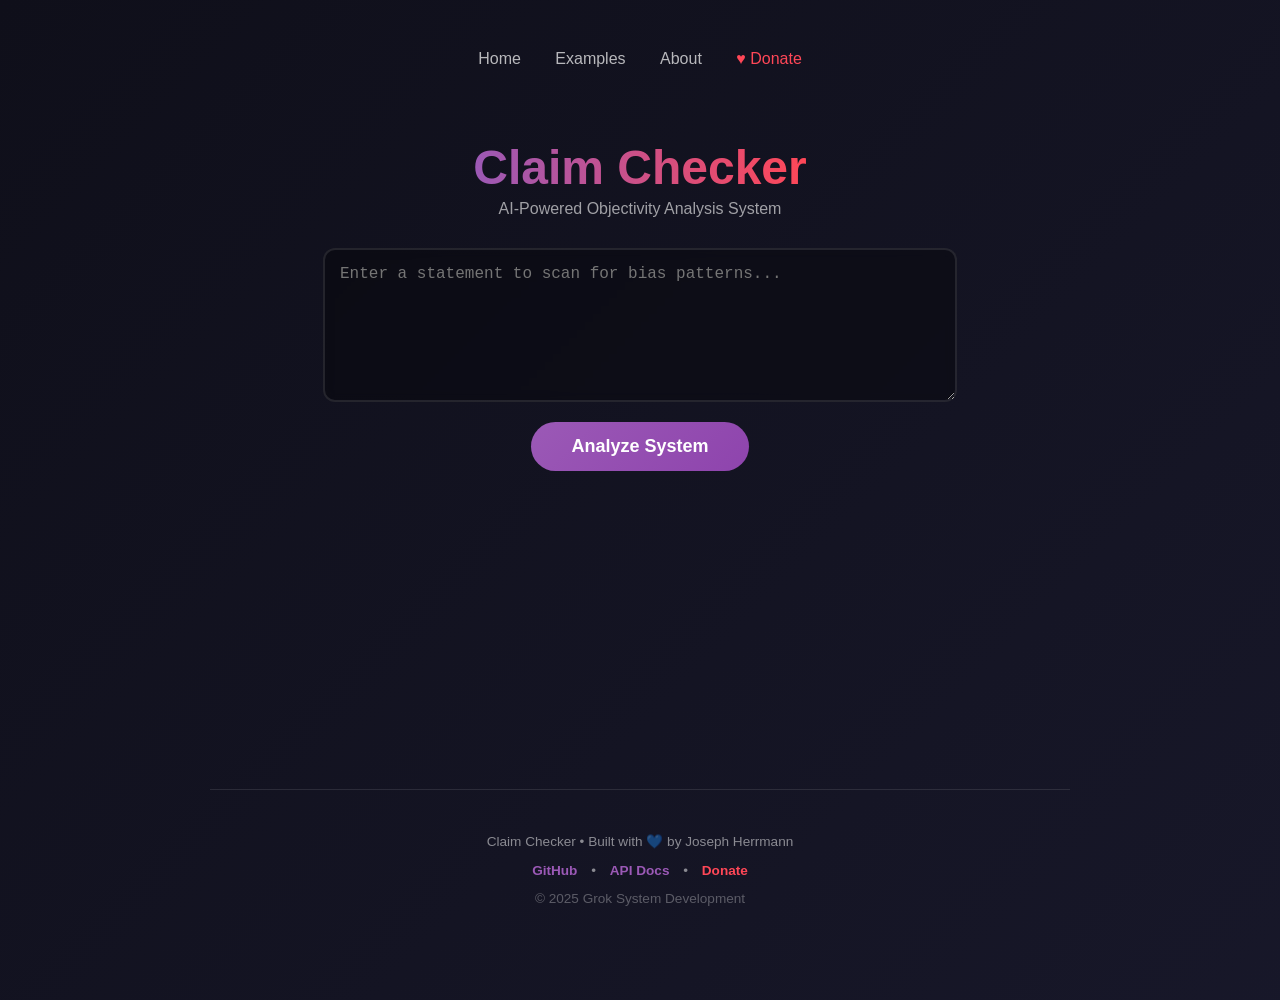
<file: ui/templates/index.html>
<!DOCTYPE html>
<html lang="en">
<head>
    <meta charset="UTF-8">
    <meta name="viewport" content="width=device-width, initial-scale=1.0">
    <title>Claim Checker</title>
    <style>
        /* --- 1. DEEP SPACE ANIMATION --- */
        body {
            font-family: 'Segoe UI', Roboto, Helvetica, Arial, sans-serif;
            color: #e0e0e0;
            display: flex;
            flex-direction: column;
            align-items: center;
            padding: 50px;
            margin: 0;
            min-height: 100vh;
            background: linear-gradient(-45deg, #1e1e2f, #2c2c3e, #1a1a2e, #0f0f1a);
            background-size: 400% 400%;
            animation: gradientBG 15s ease infinite;
        }

        @keyframes gradientBG {
            0% { background-position: 0% 50%; }
            50% { background-position: 100% 50%; }
            100% { background-position: 0% 50%; }
        }

        h1 { 
            font-size: 3em; 
            margin-bottom: 10px; 
            background: linear-gradient(to right, #9b59b6, #ff4757);
            -webkit-background-clip: text;
            -webkit-text-fill-color: transparent;
            font-weight: 800;
        }

        /* --- INPUTS & BUTTONS --- */
        textarea {
            width: 100%;
            max-width: 600px;
            height: 120px;
            padding: 15px;
            border-radius: 12px;
            border: 2px solid rgba(255,255,255,0.1);
            background: rgba(0,0,0,0.3);
            backdrop-filter: blur(5px);
            color: white;
            font-size: 16px;
            margin-bottom: 20px;
            outline: none;
            transition: all 0.3s;
        }
        textarea:focus { border-color: #9b59b6; box-shadow: 0 0 15px rgba(155, 89, 182, 0.3); }

        button {
            background: linear-gradient(135deg, #9b59b6, #8e44ad);
            color: white;
            padding: 14px 40px;
            border: none;
            border-radius: 30px;
            cursor: pointer;
            font-size: 18px;
            font-weight: bold;
            transition: transform 0.2s, box-shadow 0.2s;
        }
        button:hover { transform: translateY(-3px); box-shadow: 0 8px 20px rgba(155, 89, 182, 0.5); }
        button:disabled { background: #555; cursor: not-allowed; transform: none; box-shadow: none; }

        /* --- RESULT CARDS --- */
        #result { opacity: 0; transition: opacity 0.5s; margin-top: 30px; max-width: 600px; width: 100%; }
        
        .result-card {
            background: rgba(255, 255, 255, 0.05);
            backdrop-filter: blur(10px);
            border: 1px solid rgba(255,255,255,0.1);
            padding: 30px;
            border-radius: 20px;
            box-shadow: 0 10px 30px rgba(0,0,0,0.3);
        }

        .meter-container { width: 100%; background: rgba(255,255,255,0.1); height: 12px; border-radius: 6px; margin-top: 8px; overflow: hidden; }
        .meter-fill { height: 100%; width: 0%; transition: width 1.5s cubic-bezier(0.22, 1, 0.36, 1); border-radius: 6px; }

        /* --- NEW: SOURCE BADGE --- */
        .source-badge {
            float: right;
            background: rgba(255,255,255,0.1);
            border: 1px solid rgba(255,255,255,0.2);
            padding: 5px 12px;
            border-radius: 15px;
            font-size: 0.75em;
            color: #ccc;
            text-transform: uppercase;
            letter-spacing: 0.5px;
        }

        /* --- NEW: HISTORY LOG --- */
        #historySection {
            width: 100%;
            max-width: 600px;
            margin-top: 60px;
            display: none;
        }
        .history-item {
            background: rgba(0,0,0,0.2);
            padding: 15px;
            border-radius: 8px;
            margin-bottom: 10px;
            border-left: 4px solid #555;
            font-size: 0.9em;
            display: flex;
            justify-content: space-between;
            align-items: center;
            transition: background 0.2s;
        }
        .history-item:hover { background: rgba(0,0,0,0.3); }
        .history-item.factual { border-left-color: #2ed573; }
        .history-item.biased { border-left-color: #ff4757; }
        .history-item.opinion { border-left-color: #ffa502; }

        /* --- NAVIGATION --- */
        nav { margin-bottom: 40px; }
        nav a { color: rgba(255,255,255,0.7); margin: 0 15px; text-decoration: none; font-weight: 500; transition: color 0.2s; }
        nav a:hover { color: #9b59b6; }
    </style>
</head>
<body>

    <nav>
        <a href="/">Home</a>
        <a href="/examples">Examples</a>
        <a href="/about">About</a>
        <a href="/donate" style="color: #ff4757;">♥ Donate</a>
    </nav>

    <h1>Claim Checker</h1>
    <p style="color: rgba(255,255,255,0.6); margin-top: -5px; margin-bottom: 30px;">AI-Powered Objectivity Analysis System</p>
    
    <textarea id="inputText" placeholder="Enter a statement to scan for bias patterns..."></textarea>
    <button id="analyzeBtn" onclick="startAnalysis()">Analyze System</button>
    
    <div id="statusText" style="margin-top:15px; font-family:monospace; color:#9b59b6; height:20px;"></div>
    
    <div id="result"></div>

    <div id="historySection">
        <h4 style="color: #666; text-transform: uppercase; border-bottom: 1px solid #444; padding-bottom: 10px; margin-bottom: 15px;">Session History</h4>
        <div id="historyList"></div>
    </div>

    <div style="flex-grow: 1;"></div>

    <footer style="margin-top: 80px; padding: 30px; text-align: center; color: rgba(255,255,255,0.5); font-size: 0.85em; border-top: 1px solid rgba(255,255,255,0.1); width: 100%; max-width: 800px;">
        <p style="margin-bottom: 10px;">Claim Checker • Built with 💙 by Joseph Herrmann</p>
        <p style="margin-bottom: 10px;">
            <a href="https://github.com/thenecronwolf-blip/Claim-Checker" style="color: #9b59b6; text-decoration: none; font-weight: bold; margin: 0 10px;">GitHub</a> • 
            <a href="/docs" style="color: #9b59b6; text-decoration: none; font-weight: bold; margin: 0 10px;">API Docs</a> • 
            <a href="/donate" style="color: #ff4757; text-decoration: none; font-weight: bold; margin: 0 10px;">Donate</a>
        </p>
        <p style="opacity: 0.6;">© 2025 Grok System Development</p>
    </footer>

    <script>
        async function startAnalysis() {
            const text = document.getElementById('inputText').value.trim();
            const resultDiv = document.getElementById('result');
            const status = document.getElementById('statusText');
            const btn = document.getElementById('analyzeBtn');

            if (!text) { alert("Please input data."); return; }

            // UI Reset
            resultDiv.style.opacity = "0";
            btn.disabled = true;
            btn.textContent = "Processing...";
            
            // Animation Steps (The "Thinking" Effect)
            const steps = ["Parsing syntax...", "Identifying source type...", "Measuring subjectivity...", "Generating report..."];
            for (let i = 0; i < steps.length; i++) {
                status.innerText = steps[i];
                await new Promise(r => setTimeout(r, 350));
            }
            status.innerText = "";

            try {
                const response = await fetch('/analyze', {
                    method: 'POST',
                    headers: { 'Content-Type': 'application/json' },
                    body: JSON.stringify({ text: text })
                });
                
                const rawText = await response.text();
                let data;
                try { data = JSON.parse(rawText); } 
                catch (e) { throw new Error("Server Response Error"); }

                if (!response.ok) throw new Error(data.error || "Unknown Error");

                const res = data.result;
                const biasColor = res.bias_score > 0.6 ? '#ff4757' : res.bias_score > 0.3 ? '#ffa502' : '#2ed573';
                
                // RENDER RESULT CARD
                resultDiv.innerHTML = `
                    <div class="result-card">
                        <div style="margin-bottom:20px; overflow:hidden;">
                            <h3 style="margin:0; float:left; color:white;">Analysis Report</h3>
                            <span class="source-badge">${res.source_type}</span>
                        </div>
                        
                        <div style="margin-bottom: 20px;">
                            <div style="display:flex; justify-content:space-between;">
                                <span>Bias Intensity</span>
                                <span style="color:${biasColor}; font-weight:bold;">${(res.bias_score * 100).toFixed(0)}%</span>
                            </div>
                            <div class="meter-container"><div id="biasMeter" class="meter-fill" style="background:${biasColor}"></div></div>
                        </div>

                        <div style="margin-bottom: 25px;">
                            <div style="display:flex; justify-content:space-between;">
                                <span>Confidence</span>
                                <span>${(res.confidence * 100).toFixed(0)}%</span>
                            </div>
                            <div class="meter-container"><div id="confMeter" class="meter-fill" style="background:linear-gradient(90deg, #9b59b6, #8e44ad)"></div></div>
                        </div>
                        
                        <div style="background: rgba(0,0,0,0.3); padding: 15px; border-radius: 10px;">
                            <strong style="color:#aaa; text-transform:uppercase; font-size:0.8em;">Verdict</strong>
                            <p id="typewriterText" style="margin: 5px 0 0 0; line-height: 1.6;"></p>
                        </div>
                    </div>
                `;
                resultDiv.style.opacity = "1";

                // ANIMATIONS
                setTimeout(() => {
                    document.getElementById('biasMeter').style.width = (res.bias_score * 100) + "%";
                    document.getElementById('confMeter').style.width = (res.confidence * 100) + "%";
                }, 100);

                // Typewriter Effect
                let charIndex = 0;
                const typeTarget = document.getElementById('typewriterText');
                const typeContent = res.verdict;
                typeTarget.innerHTML = ""; 
                function type() {
                    if (charIndex < typeContent.length) {
                        typeTarget.innerHTML += typeContent.charAt(charIndex);
                        charIndex++;
                        setTimeout(type, 15);
                    }
                }
                type();

                // Add to History
                addToHistory(text, res.label, res.verdict);

            } catch (err) {
                status.innerText = "Error: " + err.message;
            } finally {
                btn.disabled = false;
                btn.textContent = "Analyze System";
            }
        }

        function addToHistory(text, label, verdict) {
            const list = document.getElementById('historyList');
            const section = document.getElementById('historySection');
            section.style.display = "block";
            
            const preview = text.length > 50 ? text.substring(0, 50) + "..." : text;
            
            const item = document.createElement('div');
            item.className = `history-item ${label}`;
            item.innerHTML = `
                <span>${preview}</span>
                <span style="font-size:0.75em; opacity:0.7; font-weight:bold; letter-spacing:1px;">${label.toUpperCase()}</span>
            `;
            
            list.insertBefore(item, list.firstChild);
        }

        window.onload = function() {
            const pending = localStorage.getItem('pendingClaim');
            if (pending) {
                document.getElementById('inputText').value = pending;
                localStorage.removeItem('pendingClaim');
                startAnalysis();
            }
        }
    </script>
</body>
</html>
</file>
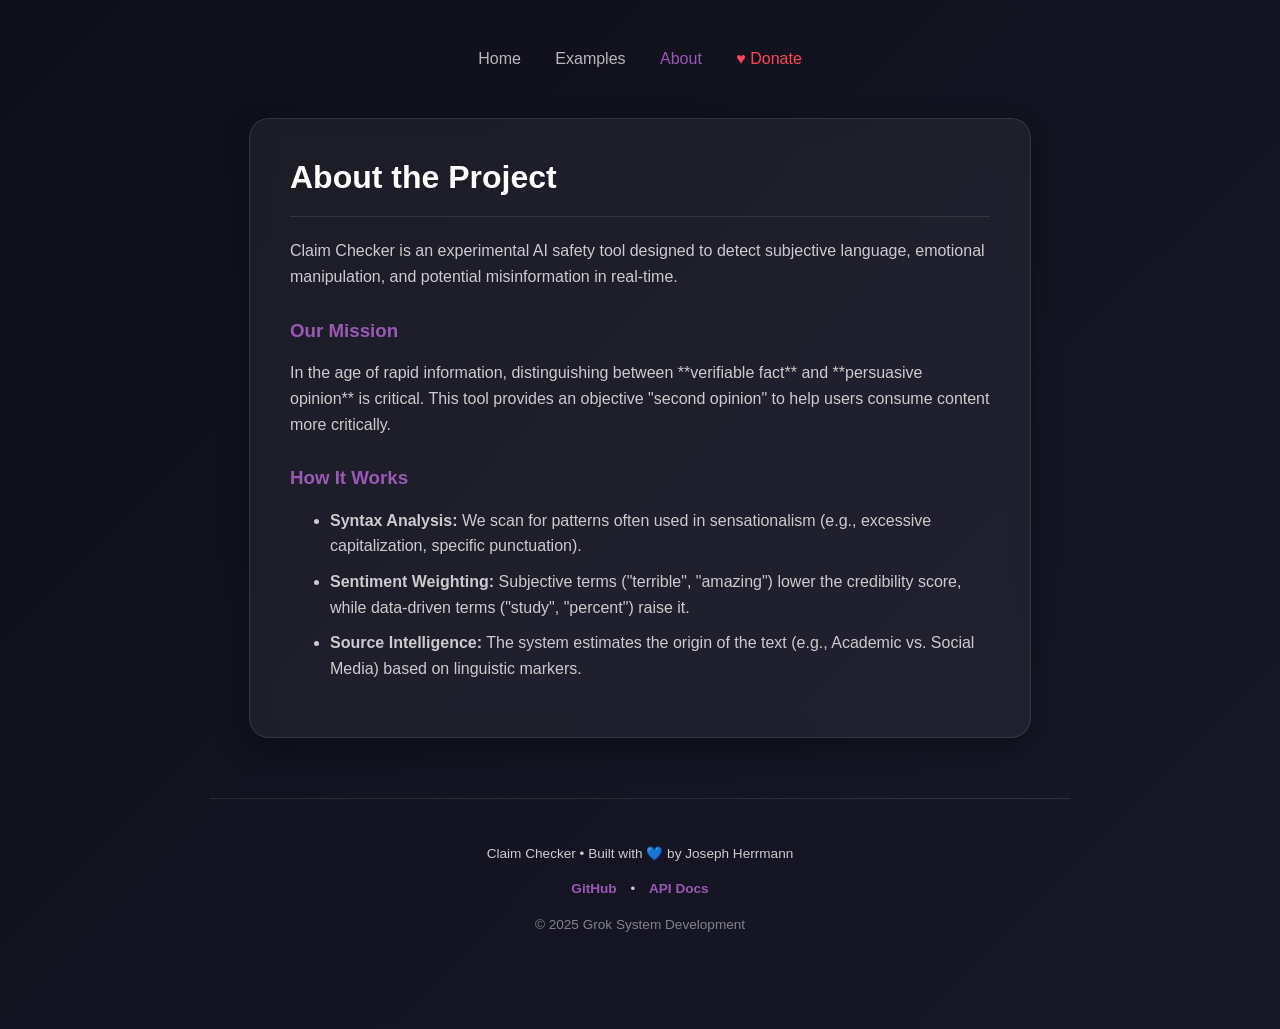
<file: ui/templates/about.html>
<!DOCTYPE html>
<html lang="en">
<head>
    <meta charset="UTF-8">
    <meta name="viewport" content="width=device-width, initial-scale=1.0">
    <title>About - Claim Checker</title>
    <style>
        body {
            font-family: 'Segoe UI', Roboto, Helvetica, Arial, sans-serif;
            color: #e0e0e0;
            display: flex;
            flex-direction: column;
            align-items: center;
            padding: 50px;
            margin: 0;
            min-height: 100vh;
            background: linear-gradient(-45deg, #1e1e2f, #2c2c3e, #1a1a2e, #0f0f1a);
            background-size: 400% 400%;
            animation: gradientBG 15s ease infinite;
        }
        @keyframes gradientBG { 0% { background-position: 0% 50%; } 50% { background-position: 100% 50%; } 100% { background-position: 0% 50%; } }

        nav { margin-bottom: 50px; }
        nav a { color: rgba(255,255,255,0.7); margin: 0 15px; text-decoration: none; font-weight: 500; transition: color 0.2s; }
        nav a:hover { color: #9b59b6; }

        .content-card {
            background: rgba(255, 255, 255, 0.05);
            backdrop-filter: blur(10px);
            border: 1px solid rgba(255,255,255,0.1);
            padding: 40px;
            border-radius: 20px;
            max-width: 700px;
            width: 100%;
            box-shadow: 0 10px 30px rgba(0,0,0,0.3);
        }

        h1 { margin-top: 0; color: white; border-bottom: 1px solid rgba(255,255,255,0.1); padding-bottom: 20px; }
        p { line-height: 1.6; color: #ccc; }
        h3 { color: #9b59b6; margin-top: 30px; }
        ul { color: #ccc; line-height: 1.6; }
        li { margin-bottom: 10px; }
    </style>
</head>
<body>

    <nav>
        <a href="/">Home</a>
        <a href="/examples">Examples</a>
        <a href="/about" style="color: #9b59b6;">About</a>
        <a href="/donate" style="color: #ff4757;">♥ Donate</a>
    </nav>

    <div class="content-card">
        <h1>About the Project</h1>
        <p>
            Claim Checker is an experimental AI safety tool designed to detect subjective language, emotional manipulation, and potential misinformation in real-time.
        </p>

        <h3>Our Mission</h3>
        <p>
            In the age of rapid information, distinguishing between **verifiable fact** and **persuasive opinion** is critical. This tool provides an objective "second opinion" to help users consume content more critically.
        </p>

        <h3>How It Works</h3>
        <ul>
            <li><strong>Syntax Analysis:</strong> We scan for patterns often used in sensationalism (e.g., excessive capitalization, specific punctuation).</li>
            <li><strong>Sentiment Weighting:</strong> Subjective terms ("terrible", "amazing") lower the credibility score, while data-driven terms ("study", "percent") raise it.</li>
            <li><strong>Source Intelligence:</strong> The system estimates the origin of the text (e.g., Academic vs. Social Media) based on linguistic markers.</li>
        </ul>
    </div>

    <div style="flex-grow: 1;"></div>
    
    <footer style="margin-top: 60px; padding: 30px; text-align: center; color: rgba(255,255,255,0.5); font-size: 0.85em; border-top: 1px solid rgba(255,255,255,0.1); width: 100%; max-width: 800px;">
        <p>Claim Checker • Built with 💙 by Joseph Herrmann</p>
        <p>
            <a href="https://github.com/thenecronwolf-blip/Claim-Checker" style="color: #9b59b6; text-decoration: none; font-weight: bold; margin: 0 10px;">GitHub</a> • 
            <a href="/docs" style="color: #9b59b6; text-decoration: none; font-weight: bold; margin: 0 10px;">API Docs</a>
        </p>
        <p style="opacity: 0.6;">© 2025 Grok System Development</p>
    </footer>
</body>
</html>
</file>
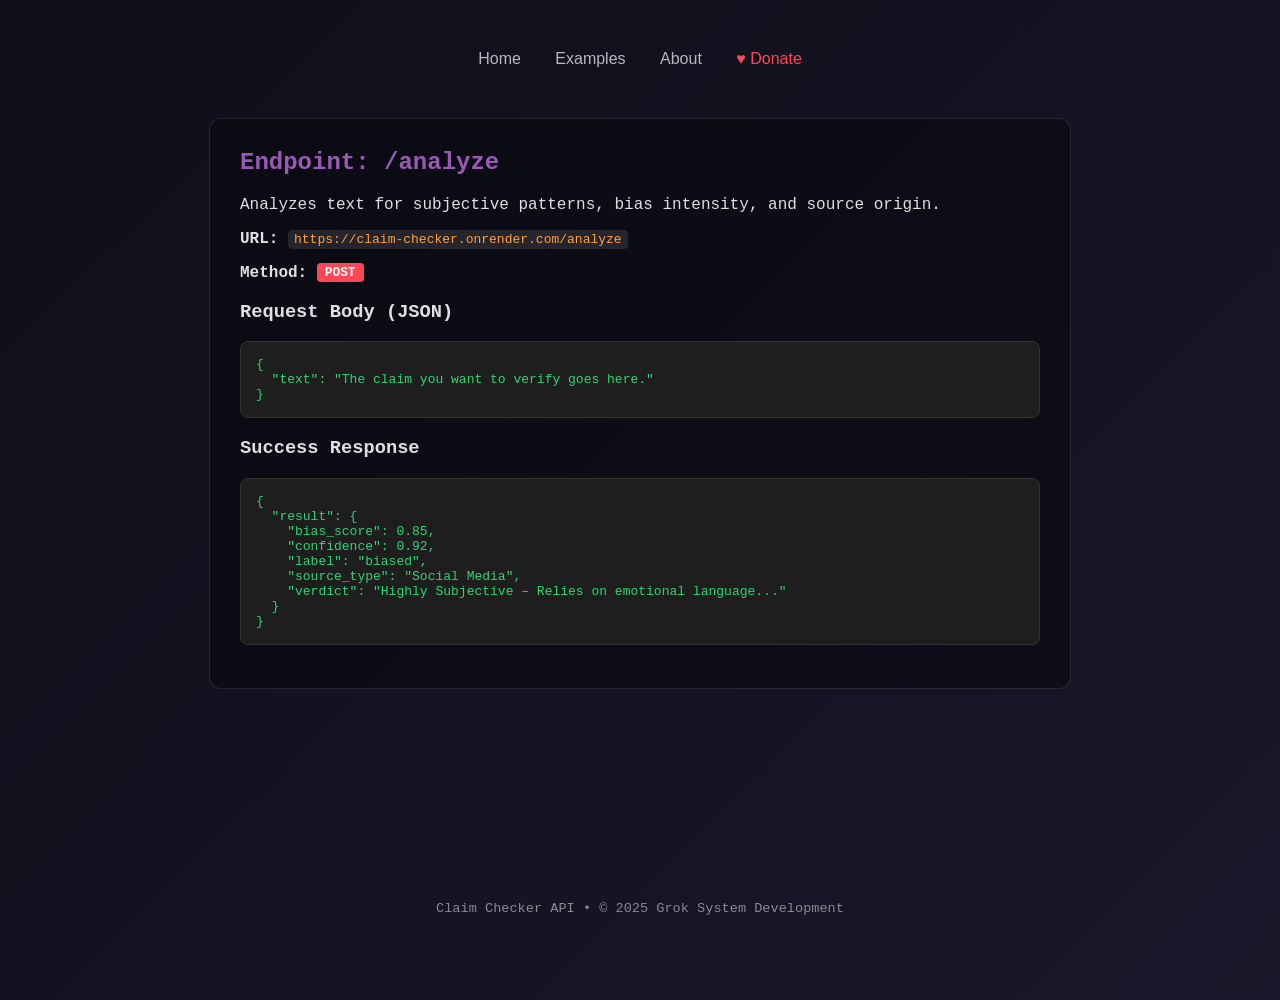
<file: ui/templates/docs.html>
<!DOCTYPE html>
<html lang="en">
<head>
    <meta charset="UTF-8">
    <meta name="viewport" content="width=device-width, initial-scale=1.0">
    <title>API Documentation - Claim Checker</title>
    <style>
        body {
            font-family: 'Segoe UI', monospace, sans-serif; /* Monospace font looks techy */
            color: #e0e0e0;
            display: flex;
            flex-direction: column;
            align-items: center;
            padding: 50px;
            margin: 0;
            min-height: 100vh;
            background: linear-gradient(-45deg, #1e1e2f, #2c2c3e, #1a1a2e, #0f0f1a);
            background-size: 400% 400%;
            animation: gradientBG 15s ease infinite;
        }
        @keyframes gradientBG { 0% { background-position: 0% 50%; } 50% { background-position: 100% 50%; } 100% { background-position: 0% 50%; } }

        nav { margin-bottom: 50px; font-family: 'Segoe UI', sans-serif; }
        nav a { color: rgba(255,255,255,0.7); margin: 0 15px; text-decoration: none; font-weight: 500; transition: color 0.2s; }
        nav a:hover { color: #9b59b6; }

        .doc-card {
            background: rgba(0, 0, 0, 0.3);
            border: 1px solid rgba(255,255,255,0.1);
            padding: 30px;
            border-radius: 12px;
            max-width: 800px;
            width: 100%;
            margin-bottom: 30px;
        }

        h2 { color: #9b59b6; margin-top: 0; }
        code { background: rgba(255,255,255,0.1); padding: 2px 6px; border-radius: 4px; color: #ff9f43; }
        pre { background: #1e1e1e; padding: 15px; border-radius: 8px; overflow-x: auto; border: 1px solid #333; color: #2ed573; }
        
        .method { background: #ff4757; color: white; padding: 2px 8px; border-radius: 4px; font-weight: bold; font-size: 0.8em; vertical-align: middle; }
    </style>
</head>
<body>

    <nav>
        <a href="/">Home</a>
        <a href="/examples">Examples</a>
        <a href="/about">About</a>
        <a href="/donate" style="color: #ff4757;">♥ Donate</a>
    </nav>

    <div class="doc-card">
        <h2>Endpoint: /analyze</h2>
        <p>Analyzes text for subjective patterns, bias intensity, and source origin.</p>
        
        <p><strong>URL:</strong> <code>https://claim-checker.onrender.com/analyze</code></p>
        <p><strong>Method:</strong> <span class="method">POST</span></p>
        
        <h3>Request Body (JSON)</h3>
        <pre>{
  "text": "The claim you want to verify goes here."
}</pre>

        <h3>Success Response</h3>
        <pre>{
  "result": {
    "bias_score": 0.85,
    "confidence": 0.92,
    "label": "biased",
    "source_type": "Social Media",
    "verdict": "Highly Subjective – Relies on emotional language..."
  }
}</pre>
    </div>

    <div style="flex-grow: 1;"></div>
    
    <footer style="margin-top: 60px; padding: 20px; text-align: center; color: rgba(255,255,255,0.5); font-size: 0.85em; width: 100%;">
        <p>Claim Checker API • © 2025 Grok System Development</p>
    </footer>
</body>
</html>
</file>
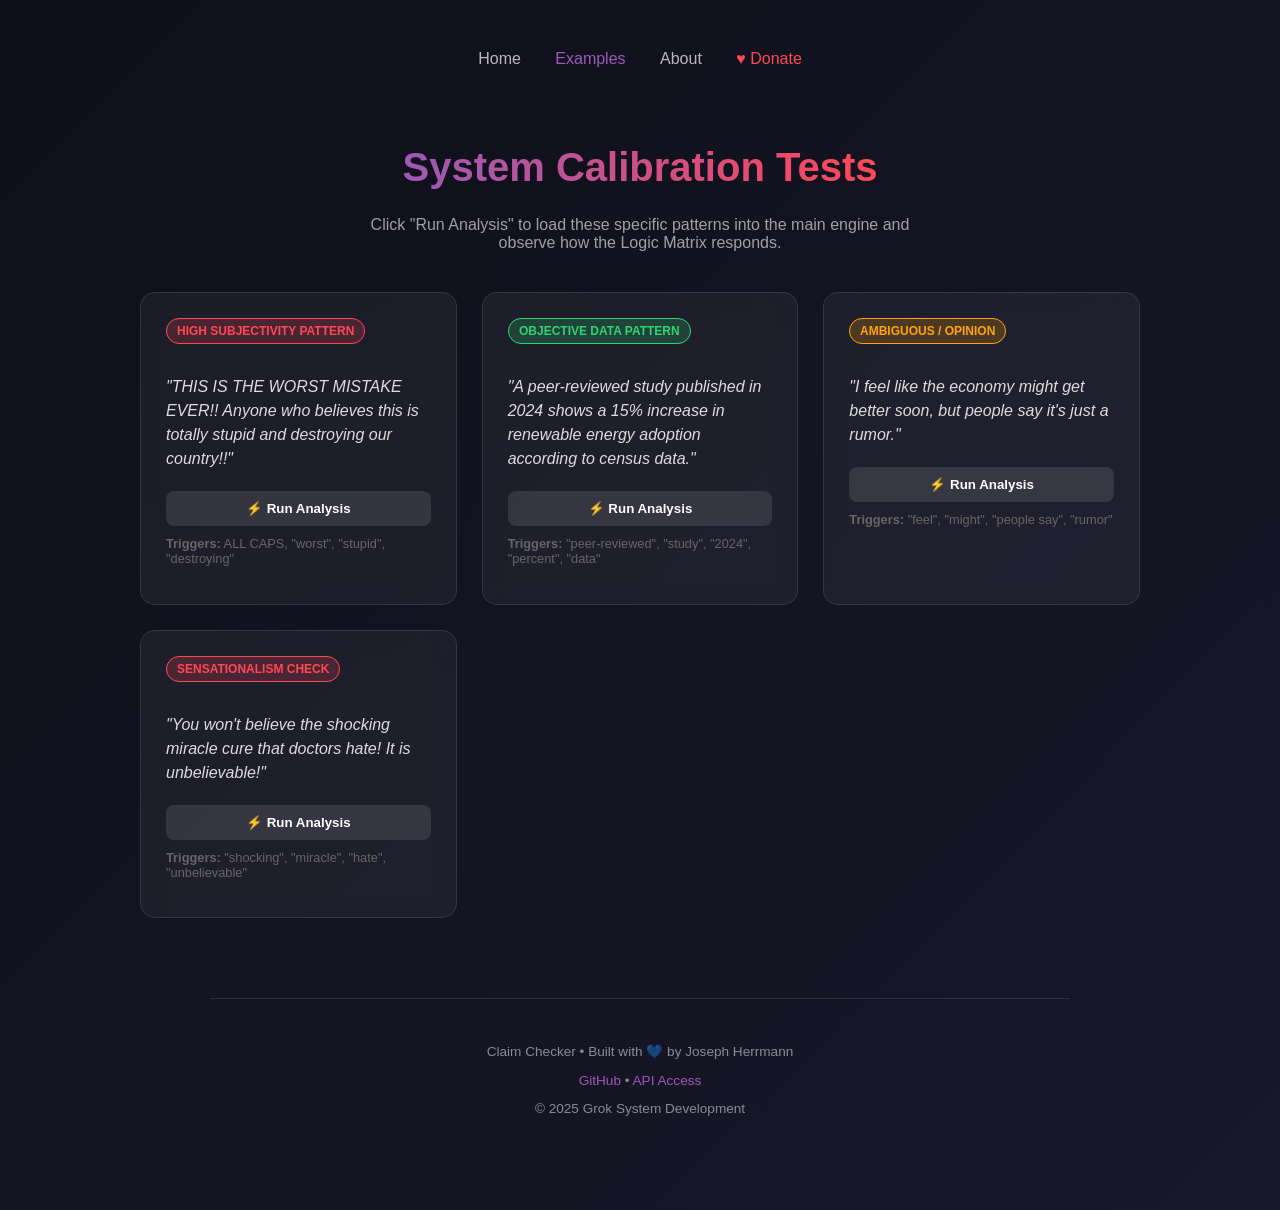
<file: ui/templates/examples.html>
<!DOCTYPE html>
<html lang="en">
<head>
    <meta charset="UTF-8">
    <meta name="viewport" content="width=device-width, initial-scale=1.0">
    <title>Examples - Claim Checker</title>
    <style>
        /* --- SHARED THEME (Matches Home Page) --- */
        body {
            font-family: 'Segoe UI', Roboto, Helvetica, Arial, sans-serif;
            color: #e0e0e0;
            display: flex;
            flex-direction: column;
            align-items: center;
            padding: 50px;
            margin: 0;
            min-height: 100vh;
            background: linear-gradient(-45deg, #1e1e2f, #2c2c3e, #1a1a2e, #0f0f1a);
            background-size: 400% 400%;
            animation: gradientBG 15s ease infinite;
        }

        @keyframes gradientBG {
            0% { background-position: 0% 50%; }
            50% { background-position: 100% 50%; }
            100% { background-position: 0% 50%; }
        }

        nav { margin-bottom: 50px; }
        nav a { color: rgba(255,255,255,0.7); margin: 0 15px; text-decoration: none; font-weight: 500; transition: color 0.2s; }
        nav a:hover { color: #9b59b6; }

        h1 { 
            font-size: 2.5em; 
            margin-bottom: 10px; 
            background: linear-gradient(to right, #9b59b6, #ff4757);
            -webkit-background-clip: text;
            -webkit-text-fill-color: transparent;
            font-weight: 800;
        }

        /* --- EXAMPLE CARDS GRID --- */
        .grid-container {
            display: grid;
            grid-template-columns: repeat(auto-fit, minmax(300px, 1fr));
            gap: 25px;
            max-width: 1000px;
            width: 100%;
        }

        .card {
            background: rgba(255, 255, 255, 0.05);
            backdrop-filter: blur(10px);
            border: 1px solid rgba(255,255,255,0.1);
            padding: 25px;
            border-radius: 15px;
            transition: transform 0.3s, box-shadow 0.3s;
            position: relative;
            overflow: hidden;
        }

        .card:hover {
            transform: translateY(-5px);
            box-shadow: 0 10px 30px rgba(0,0,0,0.5);
            border-color: rgba(155, 89, 182, 0.5);
        }

        .tag {
            font-size: 0.75em;
            text-transform: uppercase;
            font-weight: bold;
            padding: 5px 10px;
            border-radius: 20px;
            display: inline-block;
            margin-bottom: 15px;
        }

        .tag.bias { background: rgba(255, 71, 87, 0.2); color: #ff4757; border: 1px solid #ff4757; }
        .tag.fact { background: rgba(46, 213, 115, 0.2); color: #2ed573; border: 1px solid #2ed573; }
        .tag.mixed { background: rgba(255, 165, 2, 0.2); color: #ffa502; border: 1px solid #ffa502; }

        .claim-text {
            font-style: italic;
            color: #ddd;
            margin-bottom: 20px;
            line-height: 1.5;
            min-height: 60px;
        }

        .try-btn {
            width: 100%;
            background: rgba(255,255,255,0.1);
            border: none;
            color: white;
            padding: 10px;
            border-radius: 8px;
            cursor: pointer;
            font-weight: bold;
            transition: background 0.2s;
            display: flex;
            align-items: center;
            justify-content: center;
            gap: 8px;
        }

        .try-btn:hover {
            background: #9b59b6;
        }

    </style>
</head>
<body>

    <nav>
        <a href="/">Home</a>
        <a href="/examples" style="color: #9b59b6;">Examples</a>
        <a href="/about">About</a>
        <a href="/donate" style="color: #ff4757;">♥ Donate</a>
    </nav>

    <h1>System Calibration Tests</h1>
    <p style="color: rgba(255,255,255,0.6); margin-bottom: 40px; text-align: center; max-width: 600px;">
        Click "Run Analysis" to load these specific patterns into the main engine and observe how the Logic Matrix responds.
    </p>

    <div class="grid-container">
        
        <div class="card">
            <span class="tag bias">High Subjectivity Pattern</span>
            <p class="claim-text">"THIS IS THE WORST MISTAKE EVER!! Anyone who believes this is totally stupid and destroying our country!!"</p>
            <button class="try-btn" onclick="tryThis(this)">
                <span>⚡ Run Analysis</span>
            </button>
            <p style="font-size: 0.8em; color: #666; margin-top: 10px;">
                <strong>Triggers:</strong> ALL CAPS, "worst", "stupid", "destroying"
            </p>
        </div>

        <div class="card">
            <span class="tag fact">Objective Data Pattern</span>
            <p class="claim-text">"A peer-reviewed study published in 2024 shows a 15% increase in renewable energy adoption according to census data."</p>
            <button class="try-btn" onclick="tryThis(this)">
                <span>⚡ Run Analysis</span>
            </button>
            <p style="font-size: 0.8em; color: #666; margin-top: 10px;">
                <strong>Triggers:</strong> "peer-reviewed", "study", "2024", "percent", "data"
            </p>
        </div>

        <div class="card">
            <span class="tag mixed">Ambiguous / Opinion</span>
            <p class="claim-text">"I feel like the economy might get better soon, but people say it's just a rumor."</p>
            <button class="try-btn" onclick="tryThis(this)">
                <span>⚡ Run Analysis</span>
            </button>
            <p style="font-size: 0.8em; color: #666; margin-top: 10px;">
                <strong>Triggers:</strong> "feel", "might", "people say", "rumor"
            </p>
        </div>

        <div class="card">
            <span class="tag bias">Sensationalism Check</span>
            <p class="claim-text">"You won't believe the shocking miracle cure that doctors hate! It is unbelievable!"</p>
            <button class="try-btn" onclick="tryThis(this)">
                <span>⚡ Run Analysis</span>
            </button>
            <p style="font-size: 0.8em; color: #666; margin-top: 10px;">
                <strong>Triggers:</strong> "shocking", "miracle", "hate", "unbelievable"
            </p>
        </div>

    </div>

    <script>
        function tryThis(btn) {
            // 1. Grab the text from the paragraph above the button
            const text = btn.previousElementSibling.innerText;
            
            // 2. Save it to local storage so index.html can read it
            localStorage.setItem('pendingClaim', text);
            
            // 3. Redirect to the main app
            window.location.href = '/';
        }
    </script>
        <div style="flex-grow: 1;"></div>

    <footer style="margin-top: 80px; padding: 30px; text-align: center; color: rgba(255,255,255,0.5); font-size: 0.85em; border-top: 1px solid rgba(255,255,255,0.1); width: 100%; max-width: 800px;">
        <p>Claim Checker • Built with 💙 by Joseph Herrmann</p>
        <p>
            <a href="https://github.com/thenecronwolf-blip/Claim-Checker" style="color: #9b59b6; text-decoration: none; transition: color 0.2s;">GitHub</a> • 
            <a href="/docs" style="color: #9b59b6; text-decoration: none; transition: color 0.2s;">API Access</a>
        </p>
        <p>© 2025 Grok System Development</p>
    </footer>
</body>
</html>
</file>
